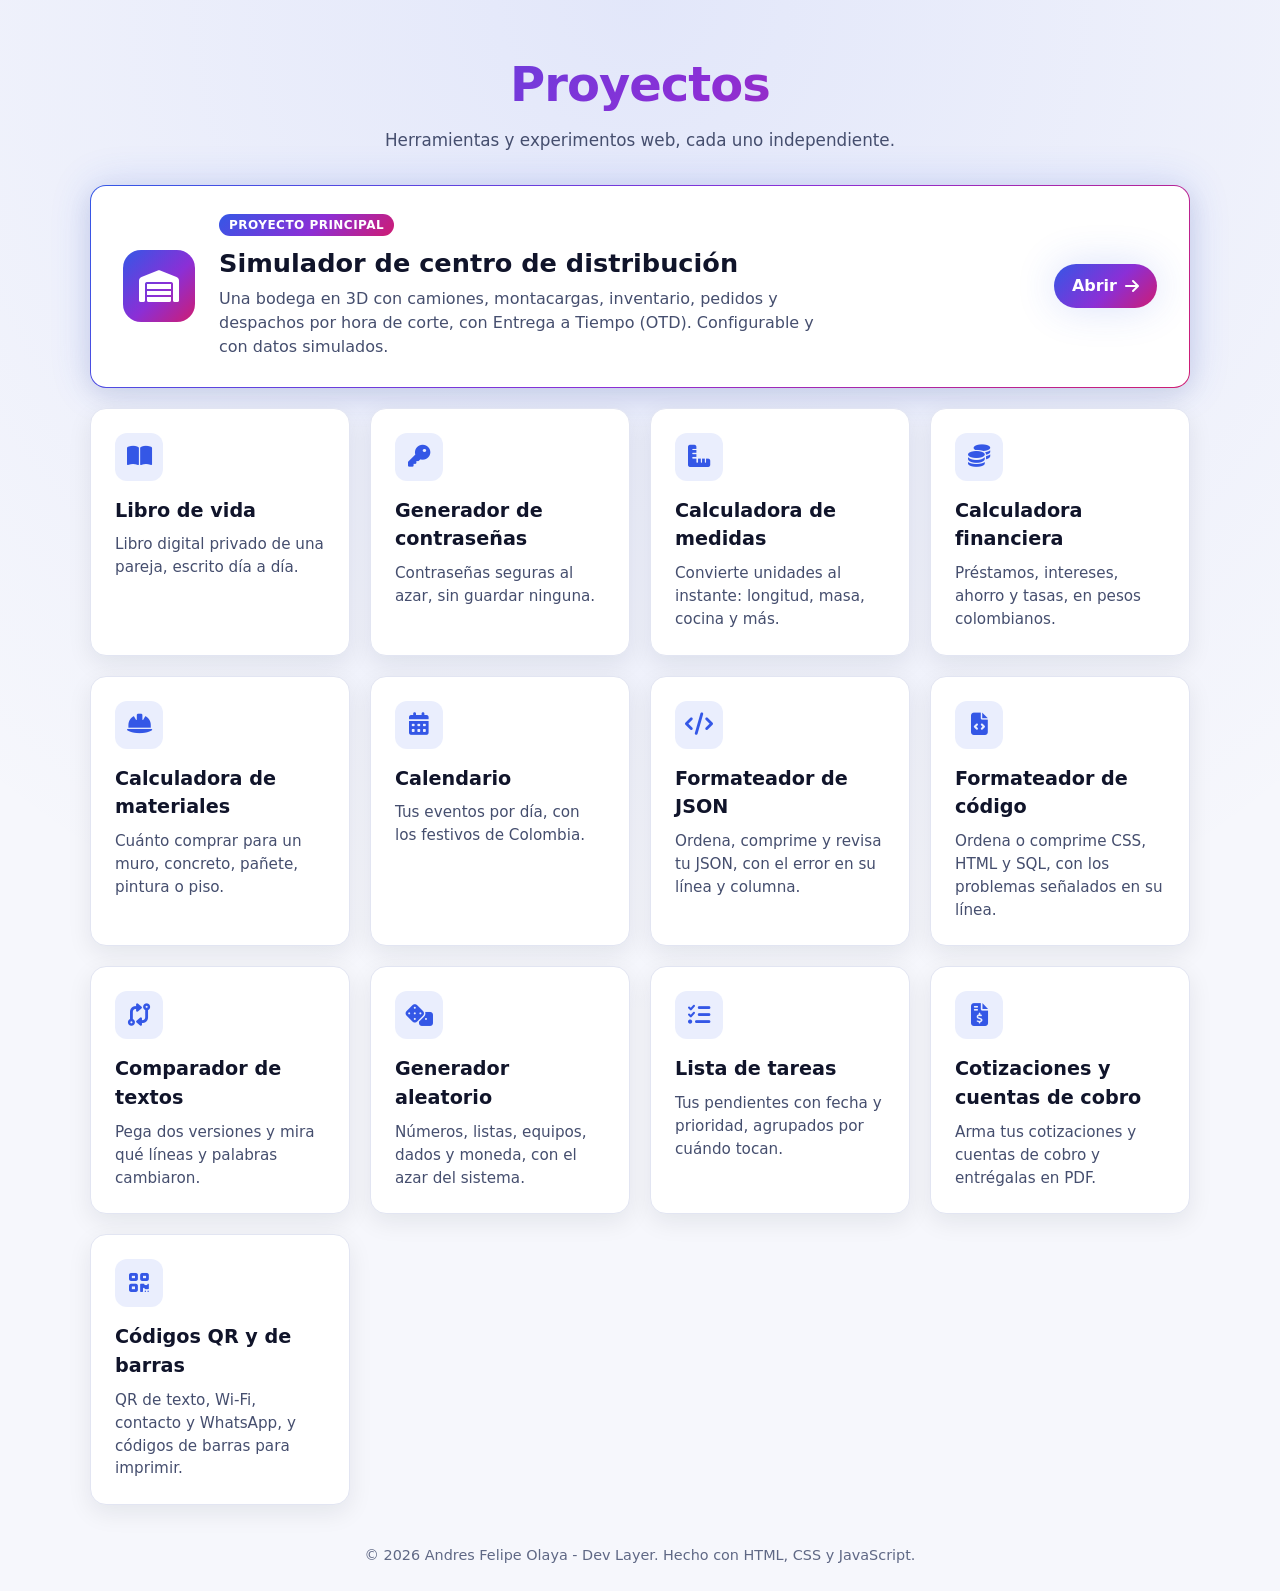
<file: index.html>
<!doctype html>
<html lang="es">
  <head>
    <meta charset="UTF-8" />
    <meta name="viewport" content="width=device-width, initial-scale=1.0" />
    <title>Proyectos</title>
    <meta name="description" content="Portal de proyectos web personales" />
    <link rel="icon" href="./assets/favicon.ico" sizes="any" />
    <link
      rel="stylesheet"
      href="https://cdnjs.cloudflare.com/ajax/libs/font-awesome/6.7.2/css/all.min.css"
    />
    <link rel="stylesheet" href="./css/styles.css" />
  </head>
  <body>
    <!-- Enlace para saltar directo al contenido con teclado -->
    <a class="skip_link" href="#main_content">Ir al contenido</a>

    <header class="site_header">
      <h1 class="site_title">Proyectos</h1>
      <p class="site_subtitle">
        Herramientas y experimentos web, cada uno independiente.
      </p>
    </header>

    <main id="main_content">
      <ul class="project_list">
        <li class="project_card project_card_featured">
          <a class="project_link" href="./warehouse_dashboard/">
            <span class="project_icon project_icon_featured" aria-hidden="true"
              ><i class="fa-solid fa-warehouse"></i
            ></span>
            <span class="project_text">
              <span class="project_badge">Proyecto principal</span>
              <span class="project_name">Simulador de centro de distribución</span>
              <span class="project_description"
                >Una bodega en 3D con camiones, montacargas, inventario, pedidos
                y despachos por hora de corte, con Entrega a Tiempo (OTD).
                Configurable y con datos simulados.</span
              >
            </span>
            <span class="project_action" aria-hidden="true"
              >Abrir <i class="fa-solid fa-arrow-right"></i
            ></span>
          </a>
        </li>

        <li class="project_card">
          <a class="project_link" href="./book_life/">
            <span class="project_icon" aria-hidden="true"
              ><i class="fa-solid fa-book-open"></i
            ></span>
            <span class="project_name">Libro de vida</span>
            <span class="project_description"
              >Libro digital privado de una pareja, escrito día a día.</span
            >
          </a>
        </li>

        <li class="project_card">
          <a class="project_link" href="./password_generator/">
            <span class="project_icon" aria-hidden="true"
              ><i class="fa-solid fa-key"></i
            ></span>
            <span class="project_name">Generador de contraseñas</span>
            <span class="project_description"
              >Contraseñas seguras al azar, sin guardar ninguna.</span
            >
          </a>
        </li>

        <li class="project_card">
          <a class="project_link" href="./measurement_calculator/">
            <span class="project_icon" aria-hidden="true"
              ><i class="fa-solid fa-ruler-combined"></i
            ></span>
            <span class="project_name">Calculadora de medidas</span>
            <span class="project_description"
              >Convierte unidades al instante: longitud, masa, cocina y
              más.</span
            >
          </a>
        </li>

        <li class="project_card">
          <a class="project_link" href="./financial_calculator/">
            <span class="project_icon" aria-hidden="true"
              ><i class="fa-solid fa-coins"></i
            ></span>
            <span class="project_name">Calculadora financiera</span>
            <span class="project_description"
              >Préstamos, intereses, ahorro y tasas, en pesos colombianos.</span
            >
          </a>
        </li>

        <li class="project_card">
          <a class="project_link" href="./materials_calculator/">
            <span class="project_icon" aria-hidden="true"
              ><i class="fa-solid fa-helmet-safety"></i
            ></span>
            <span class="project_name">Calculadora de materiales</span>
            <span class="project_description"
              >Cuánto comprar para un muro, concreto, pañete, pintura o
              piso.</span
            >
          </a>
        </li>

        <li class="project_card">
          <a class="project_link" href="./calendar/">
            <span class="project_icon" aria-hidden="true"
              ><i class="fa-solid fa-calendar-days"></i
            ></span>
            <span class="project_name">Calendario</span>
            <span class="project_description"
              >Tus eventos por día, con los festivos de Colombia.</span
            >
          </a>
        </li>

        <li class="project_card">
          <a class="project_link" href="./json_formatter/">
            <span class="project_icon" aria-hidden="true"
              ><i class="fa-solid fa-code"></i
            ></span>
            <span class="project_name">Formateador de JSON</span>
            <span class="project_description"
              >Ordena, comprime y revisa tu JSON, con el error en su línea y
              columna.</span
            >
          </a>
        </li>

        <li class="project_card">
          <a class="project_link" href="./code_formatter/">
            <span class="project_icon" aria-hidden="true"
              ><i class="fa-solid fa-file-code"></i
            ></span>
            <span class="project_name">Formateador de código</span>
            <span class="project_description"
              >Ordena o comprime CSS, HTML y SQL, con los problemas señalados en
              su línea.</span
            >
          </a>
        </li>

        <li class="project_card">
          <a class="project_link" href="./text_diff/">
            <span class="project_icon" aria-hidden="true"
              ><i class="fa-solid fa-code-compare"></i
            ></span>
            <span class="project_name">Comparador de textos</span>
            <span class="project_description"
              >Pega dos versiones y mira qué líneas y palabras cambiaron.</span
            >
          </a>
        </li>

        <li class="project_card">
          <a class="project_link" href="./random_generator/">
            <span class="project_icon" aria-hidden="true"
              ><i class="fa-solid fa-dice"></i
            ></span>
            <span class="project_name">Generador aleatorio</span>
            <span class="project_description"
              >Números, listas, equipos, dados y moneda, con el azar del
              sistema.</span
            >
          </a>
        </li>

        <li class="project_card">
          <a class="project_link" href="./to_do_list/">
            <span class="project_icon" aria-hidden="true"
              ><i class="fa-solid fa-list-check"></i
            ></span>
            <span class="project_name">Lista de tareas</span>
            <span class="project_description"
              >Tus pendientes con fecha y prioridad, agrupados por cuándo
              tocan.</span
            >
          </a>
        </li>

        <li class="project_card">
          <a class="project_link" href="./quotes_and_bills/">
            <span class="project_icon" aria-hidden="true"
              ><i class="fa-solid fa-file-invoice-dollar"></i
            ></span>
            <span class="project_name">Cotizaciones y cuentas de cobro</span>
            <span class="project_description"
              >Arma tus cotizaciones y cuentas de cobro y entrégalas en
              PDF.</span
            >
          </a>
        </li>

        <li class="project_card">
          <a class="project_link" href="./generator_barcodes_qr/">
            <span class="project_icon" aria-hidden="true"
              ><i class="fa-solid fa-qrcode"></i
            ></span>
            <span class="project_name">Códigos QR y de barras</span>
            <span class="project_description"
              >QR de texto, Wi-Fi, contacto y WhatsApp, y códigos de barras para
              imprimir.</span
            >
          </a>
        </li>
      </ul>
    </main>

    <footer class="site_footer">
    <p>
        © <span id="current_year">2026</span> Andres Felipe Olaya - Dev Layer.
        Hecho con HTML, CSS y JavaScript.
    </p>
    </footer>

    <script type="module" src="./js/main.js"></script>
  </body>
</html>
</file>
<file: css/styles.css>
/* Variables de color y tipografía del portal.
   La paleta es la del portafolio personal (azul eléctrico, violeta y magenta sobre un navy profundo), con los mismos
   valores que sus tokens, para que el portal se vea como parte del mismo sitio. Es oscura por defecto y pasa a la
   variante clara cuando el sistema de la persona prefiere el modo claro. */
:root {
  --color_background: #090c14;
  --color_surface: #10141f;
  --color_text: #eef1fb;
  --color_text_muted: #9aa4c4;
  --color_text_faint: #808aab;
  --color_accent: #4f7cff;
  --color_accent_soft: rgba(79, 124, 255, 0.14);
  --color_border: #232a3d;
  --color_border_strong: #313b57;
  --color_focus: #22d3ee;
  /* Degradado para lo que lleva texto blanco encima (insignia, botón, logo): contraste de más de 4,6 a 1 */
  --gradient_action: linear-gradient(135deg, #3b5fe0 0%, #9333ea 55%, #db2777 100%);
  /* Degradado de marca para detalles sin texto encima: el título y el borde del proyecto principal */
  --gradient_brand: linear-gradient(135deg, #4f7cff 0%, #a855f7 55%, #ec4899 100%);
  --gradient_glow: radial-gradient(circle at 50% 0%, rgba(79, 124, 255, 0.18), transparent 60%);
  --glow_primary: 0 0 40px rgba(79, 124, 255, 0.35);
  --radius: 16px;
  --shadow: 0 8px 24px rgba(0, 0, 0, 0.35);
  --shadow_hover: 0 24px 60px rgba(0, 0, 0, 0.45);
  --font_family: system-ui, -apple-system, "Segoe UI", Roboto, sans-serif;
  /* Hace que las barras de desplazamiento nativas también salgan oscuras */
  color-scheme: dark;
}

@media (prefers-color-scheme: light) {
  :root {
    --color_background: #f6f7fc;
    --color_surface: #ffffff;
    --color_text: #10142a;
    --color_text_muted: #454e6e;
    --color_text_faint: #5f6885;
    --color_accent: #3457e6;
    --color_accent_soft: rgba(52, 87, 230, 0.1);
    --color_border: #e2e5f2;
    --color_border_strong: #c9cee4;
    --color_focus: #0e7490;
    --gradient_action: linear-gradient(135deg, #3457e6 0%, #8b2fd6 55%, #cf1c72 100%);
    --gradient_brand: linear-gradient(135deg, #3457e6 0%, #8b2fd6 55%, #cf1c72 100%);
    --gradient_glow: radial-gradient(circle at 50% 0%, rgba(52, 87, 230, 0.1), transparent 60%);
    --glow_primary: 0 0 40px rgba(52, 87, 230, 0.18);
    --shadow: 0 8px 24px rgba(16, 20, 42, 0.08);
    --shadow_hover: 0 24px 60px rgba(16, 20, 42, 0.12);
    color-scheme: light;
  }
}

/* Reset mínimo */
*,
*::before,
*::after {
  box-sizing: border-box;
  margin: 0;
  padding: 0;
}

html {
  font-size: 100%;
}

body {
  font-family: var(--font_family);
  background: var(--gradient_glow) no-repeat top center, var(--color_background);
  color: var(--color_text);
  line-height: 1.5;
  min-height: 100vh;
  display: flex;
  flex-direction: column;
  /* Margen lateral de 16px para que nada toque el borde en celulares */
  padding: 0 16px;
}

/* Enlace de salto: oculto hasta que recibe foco con teclado */
.skip_link {
  position: absolute;
  top: -100px;
  left: 16px;
  background: var(--gradient_action);
  color: #ffffff;
  padding: 8px 16px;
  border-radius: 8px;
  z-index: 10;
  text-decoration: none;
}

.skip_link:focus {
  top: 16px;
}

/* Cabecera */
.site_header {
  text-align: center;
  padding: 48px 0 32px;
}

.site_title {
  font-size: clamp(2rem, 6vw, 3rem);
  font-weight: 700;
  letter-spacing: -0.02em;
  /* El título lleva el degradado de marca; el color liso es el respaldo si el navegador no recorta el fondo al texto */
  color: var(--color_accent);
  background: var(--gradient_brand);
  -webkit-background-clip: text;
  background-clip: text;
  -webkit-text-fill-color: transparent;
}

.site_subtitle {
  color: var(--color_text_muted);
  margin-top: 8px;
  font-size: 1.05rem;
}

/* Contenido principal */
main {
  flex: 1;
  width: 100%;
  max-width: 1100px;
  margin: 0 auto;
}

/* Rejilla de tarjetas: una columna en celular, más en pantallas anchas */
.project_list {
  list-style: none;
  display: grid;
  grid-template-columns: repeat(auto-fill, minmax(260px, 1fr));
  gap: 20px;
}

.project_card {
  background: var(--color_surface);
  border: 1px solid var(--color_border);
  border-radius: var(--radius);
  box-shadow: var(--shadow);
  transition: transform 0.2s ease, border-color 0.2s ease, box-shadow 0.2s ease;
}

.project_card:hover {
  transform: translateY(-4px);
  border-color: var(--color_border_strong);
  box-shadow: var(--shadow_hover);
}

/* Toda la tarjeta es el enlace, para que el área de toque sea grande */
.project_link {
  display: flex;
  flex-direction: column;
  gap: 8px;
  padding: 24px;
  height: 100%;
  color: inherit;
  text-decoration: none;
  border-radius: var(--radius);
}

/* Foco visible y claro para navegación por teclado */
.project_link:focus-visible {
  outline: 3px solid var(--color_focus);
  outline-offset: 3px;
}

.project_icon {
  width: 48px;
  height: 48px;
  display: grid;
  place-items: center;
  background: var(--color_accent_soft);
  color: var(--color_accent);
  border-radius: 12px;
  font-size: 1.4rem;
}

.project_name {
  font-size: 1.2rem;
  font-weight: 600;
  margin-top: 8px;
}

.project_description {
  color: var(--color_text_muted);
  font-size: 0.95rem;
}

/* Proyecto principal: ocupa toda la fila, con su logo, su nombre y una descripción corta.
   El borde lleva el degradado de marca: el fondo liso va dentro del recuadro y el degradado detrás del borde. */
.project_card_featured {
  grid-column: 1 / -1;
  border-color: transparent;
  background:
    linear-gradient(var(--color_surface), var(--color_surface)) padding-box,
    var(--gradient_brand) border-box;
  box-shadow: var(--shadow), var(--glow_primary);
}

.project_card_featured:hover {
  border-color: transparent;
}

.project_card_featured .project_link {
  flex-direction: row;
  align-items: center;
  gap: 24px;
  padding: 28px 32px;
}

.project_icon_featured {
  flex: none;
  width: 72px;
  height: 72px;
  background: var(--gradient_action);
  color: #ffffff;
  border-radius: 18px;
  font-size: 2rem;
}

.project_text {
  display: flex;
  flex: 1;
  flex-direction: column;
  gap: 4px;
}

.project_badge {
  align-self: flex-start;
  padding: 2px 10px;
  border-radius: 999px;
  background: var(--gradient_action);
  color: #ffffff;
  font-size: 0.75rem;
  font-weight: 600;
  letter-spacing: 0.04em;
  text-transform: uppercase;
}

.project_card_featured .project_name {
  margin-top: 4px;
  font-size: clamp(1.25rem, 3vw, 1.6rem);
}

.project_card_featured .project_description {
  max-width: 60ch;
  font-size: 1rem;
}

.project_action {
  flex: none;
  display: inline-flex;
  align-items: center;
  gap: 8px;
  padding: 10px 18px;
  border-radius: 999px;
  background: var(--gradient_action);
  color: #ffffff;
  font-weight: 600;
  box-shadow: var(--glow_primary);
}

/* En celular el logo queda arriba y el texto debajo */
@media (max-width: 599px) {
  .project_card_featured .project_link {
    flex-direction: column;
    align-items: flex-start;
    gap: 14px;
    padding: 24px;
  }
}

/* Pie de página */
.site_footer {
  text-align: center;
  color: var(--color_text_faint);
  font-size: 0.9rem;
  padding: 40px 0 24px;
}

/* Respeta la preferencia de menos movimiento */
@media (prefers-reduced-motion: reduce) {
  .project_card {
    transition: none;
  }

  .project_card:hover {
    transform: none;
  }
}
</file>
